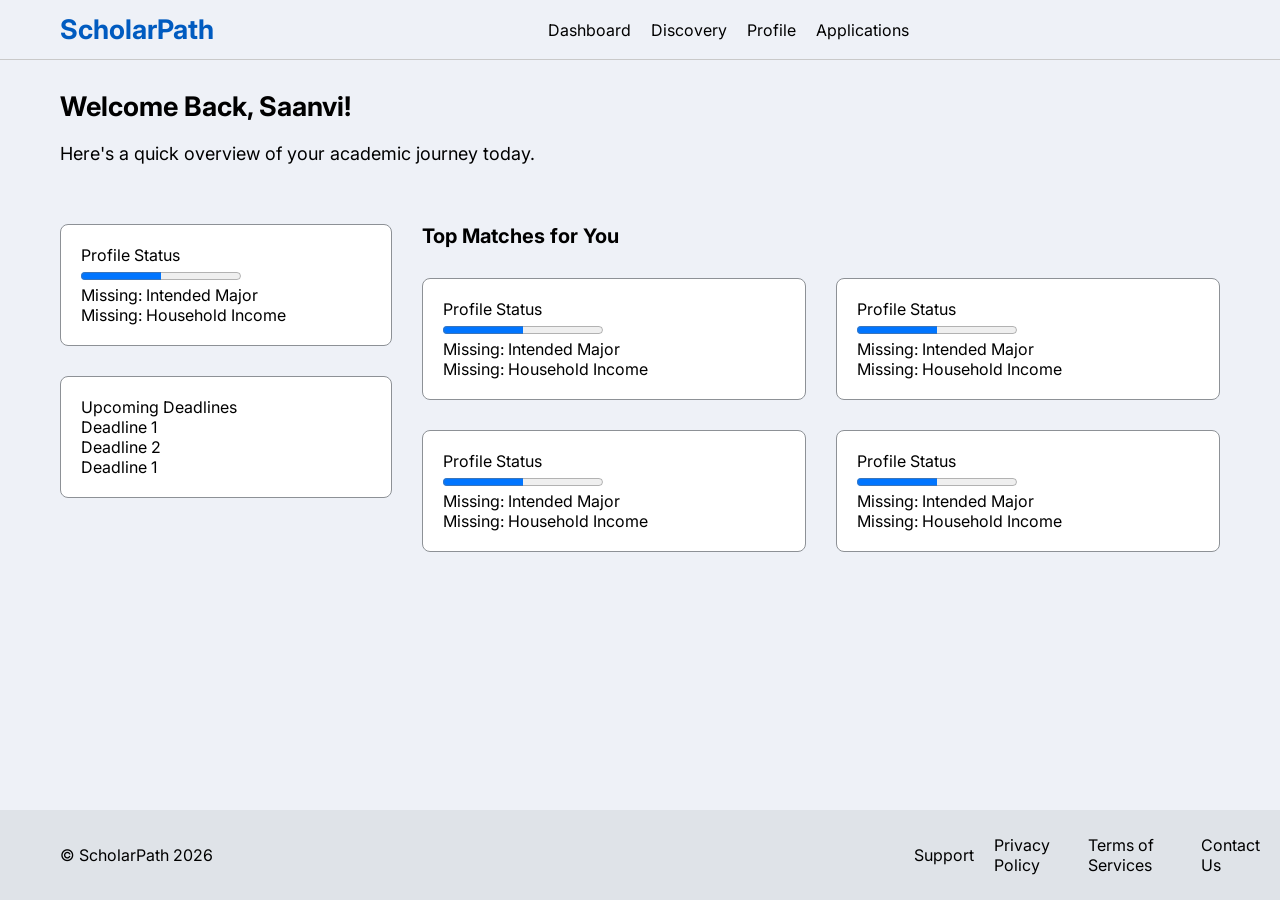
<file: dashboard.html>
<!doctype html>
<html lang="en">

<head>
  <meta charset="UTF-8" />
  <meta name="viewport" content="width=device-width, initial-scale=1.0" />
  <title>ScholarPath</title>
  <link rel="stylesheet" href="style.css" />
</head>

<body>








  <header>
    <span class="logo">ScholarPath</span>
    <ul>
      <li>Dashboard</li>
      <li>Discovery</li>
      <li>Profile</li>
      <li>Applications</li>
    </ul>
  </header>




  <div class="container">


    

    <div class="FirstLine">Welcome Back, Saanvi!</div>
    <div class="SecondLine">Here's a quick overview of your academic journey today.</div>

    <div class="RowContainer">
      <div class="Sidebar">

        <div class="ProfileStatus">
          <div class="ProfileStatusHeader">Profile Status</div>
          <progress class="ProgressBar" value = 50 max = 100>50%</progress>
          <div class="Missing">Missing: Intended Major</div>
          <div class="Missing">Missing: Household Income</div>
        </div>

        <div class="UpcomingDeadlines">
          <div>Upcoming Deadlines</div>
          <div class="Deadline">Deadline 1</div>
          <div class="Deadline">Deadline 2</div>
          <div class="Deadline">Deadline 1</div>
        </div>

      </div>







      <div class="Main">
        <h2 class = "TopMatches">Top Matches for You</h2>
        

        <span class = "top">

          <div class = "left1">
            <div class="ProfileStatus">
              <div class="ProfileStatusHeader">Profile Status</div>
              <progress class="ProgressBar" value = 50 max = 100>50%</progress>
              <div class="Missing">Missing: Intended Major</div>
              <div class="Missing">Missing: Household Income</div>
            </div>
          </div>


          <div class = "right1">
            <div class="ProfileStatus">
              <div class="ProfileStatusHeader">Profile Status</div>
              <progress class="ProgressBar" value = 50 max = 100>50%</progress>
              <div class="Missing">Missing: Intended Major</div>
              <div class="Missing">Missing: Household Income</div>
            </div>
          </div>

        </span>





        <span class = "bottom">

          <div class = "left2">
            <div class="ProfileStatus">
              <div class="ProfileStatusHeader">Profile Status</div>
              <progress class="ProgressBar" value = 50 max = 100>50%</progress>
              <div class="Missing">Missing: Intended Major</div>
              <div class="Missing">Missing: Household Income</div>
            </div>
          </div>


          <div class = "right2">
            <div class="ProfileStatus">
              <div class="ProfileStatusHeader">Profile Status</div>
              <progress class="ProgressBar" value = 50 max = 100>50%</progress>
              <div class="Missing">Missing: Intended Major</div>
              <div class="Missing">Missing: Household Income</div>
            </div>
          </div>

        </div>
      





      </div>

    </div>
  </div>







  <footer>
    <div class="left">&copy; ScholarPath 2026</div>
    <div class="right">
      <ul>
        <li>Support</li>
        <li>Privacy Policy</li>
        <li>Terms of Services</li>
        <li>Contact Us</li>
      </ul>
    </div>
  </footer>





</body>

</html>
</file>
<file: style.css>
@import url("https://fonts.googleapis.com/css2?family=Inter:ital,opsz,wght@0,14..32,100..900;1,14..32,100..900&display=swap");


* {
  margin: 0;
  padding: 0;
  box-sizing: border-box;
  font-family: "Inter", sans-serif;
}


:root {
  --blue: #005bc0;
  --second: #eef1f7;
  --footer: #dfe3e8;
}

html,
body {
  height: 100%;
  width: 100%;
  background-color: #eef1f7;
}

header {
  height: 60px;
  width: 100%;
  border-bottom: 1px solid rgb(201, 201, 201);
  display: flex;
  padding: 0 0 0 60px;
  flex-direction: row;
  justify-content: space-between;
  align-items: center;
}

.logo {
  width: 40%;
  color: var(--blue);
  font-size: 27px;
  font-weight: bold;
}

ul {
  list-style-type: none;
  display: flex;
  flex-direction: row;
  align-items: center;
  height: 100%;
  width: 60%;
}

li {
  margin-right: 20px;
  cursor: pointer;
}

footer {
  background-color: var(--footer);
  height: 90px;
  width: 100%;
  position: absolute;
  bottom: 0;
  display: flex;
  flex-direction: row;
  align-items: center;
  padding: 0 0 0 60px;
}

.left {
  width: 50%;
}

.right {
  width: 50%;
  margin-left: auto;
  display: flex;
  justify-content: end;
}



/* DASHBOARDDDDDDDDDDDDDDDDDDDDDDDDDDDDDDDDD */

.FirstLine{
  font-size:27px;
  font-weight:bold;
  margin-left: 60px;
  margin-bottom:20px;
  margin-top: 30px;
}

.SecondLine{
  font-size:18px;
  margin-left:60px;
}

.container{
  width:100%;
}

.RowContainer{
  height: 100px;
  width:100%;
  display:flex;
}

.Sidebar{
  padding: 60px 30px 30px 60px;
  width: 33%;
  height: 100%;
  position:relative;
}

.Main{
  width:67%;
  height: 100%;
  padding: 60px 60px 60px 0;
}

.ProfileStatus{
  width: 100%;
  padding: 20px;
  border-radius: 8px;
  border: 1px solid #8D9196;
  margin-bottom: 30px;
  background-color:  #FFFFFF;
}

.UpcomingDeadlines{
  width: 100%;
  padding: 20px;
  border-radius: 8px;
  border: 1px solid #8D9196;
  /* margin: 60px 30px 60px 60px; */
  background-color: #FFFFFF;
}

.TopMatches{
  font-size: 20px;
  margin: 0 0 30px 0;
}

.top{
  display:flex;
}

.left1{
    margin: 0 30px 0 0;
    width: 100%;
}

.left2{
  margin: 0 30px 0 0;
    width: 100%;
}

.right1{
  width:100%;
}

.right2{
    width: 100%;
}

.bottom{
  display: flex;
}





/* DISCOVERYYYYYYYYYYYYYYYYYYYYYYYYYYYYYYYYYYYYYYYYYYYYYYYYY */

.discoverySidebar{
  padding: 60px 30px 30px 60px;
  width: 25%;
  height: 100%;
  position:relative;
  background-color: green;
}

.discoveryMain{
  padding: 60px 30px 30px 60px;
  width: 75%;
  height: 100%;
  background-color: blue;
}

.refineyoursearchbuttons{
  display:flex;
  align-items: center;
  justify-content: center;
  flex-direction: column;
}

.searchfilters{
  display:flex;
  align-items: center;
  justify-content: center;
  flex-direction: column;
}

.discoveryFilters{
  font-size: 20px;
  color: #005BC0;
}

.titlereccomendedscholarships{
  font-size:27px;
  font-weight:bold;
  margin-bottom:20px;
}

.discoverysummerCamps{
  width:200px;
  height:35px;
  font-size:15px;
  color:#73777D;
  border: none;
  border-radius:3px;
  background:none;
  margin-top:10px;
  align-items: left;
  justify-content: left;
}

.discoveryresearch{
  width:200px;
  height:35px;
  font-size:15px;
  color:#73777D;
  border: none;
  border-radius:3px;
  background:none;
}

.discoveryinternships{
  width:200px;
  height:35px;
  font-size:15px;
  color:#73777D;
  border: none;
  border-radius:3px;
  background:none;
}

.discoveryscholarships{
  width:200px;
  height:35px;
  font-size:15px;
  color:#73777D;
  border: none;
  border-radius:3px;
  background:none;
}

.discoveryvolunteering{
  width:200px;
  height:35px;
  font-size:15px;
  color:#73777D;
  border: none;
  border-radius:3px;
  background:none;
  margin-bottom:10px;
}

.discoverysummerCamps:hover, .discoveryresearch:hover, .discoveryinternships:hover,.discoveryscholarships:hover, .discoveryvolunteering:hover{
  border: 2px solid #73777D;
}

.discoverysummerCamps, .discoveryresearch, .discoveryinternships,.discoveryscholarships, .discoveryvolunteering{
    display:flex;
  align-items: left;
  justify-content: left;
}

.discoveryApplyFilters{
  position: absolute;
  bottom: 0;
  display: flex;
  flex-direction: column;
  align-items: center;
  justify-content: end;
}
</file>
